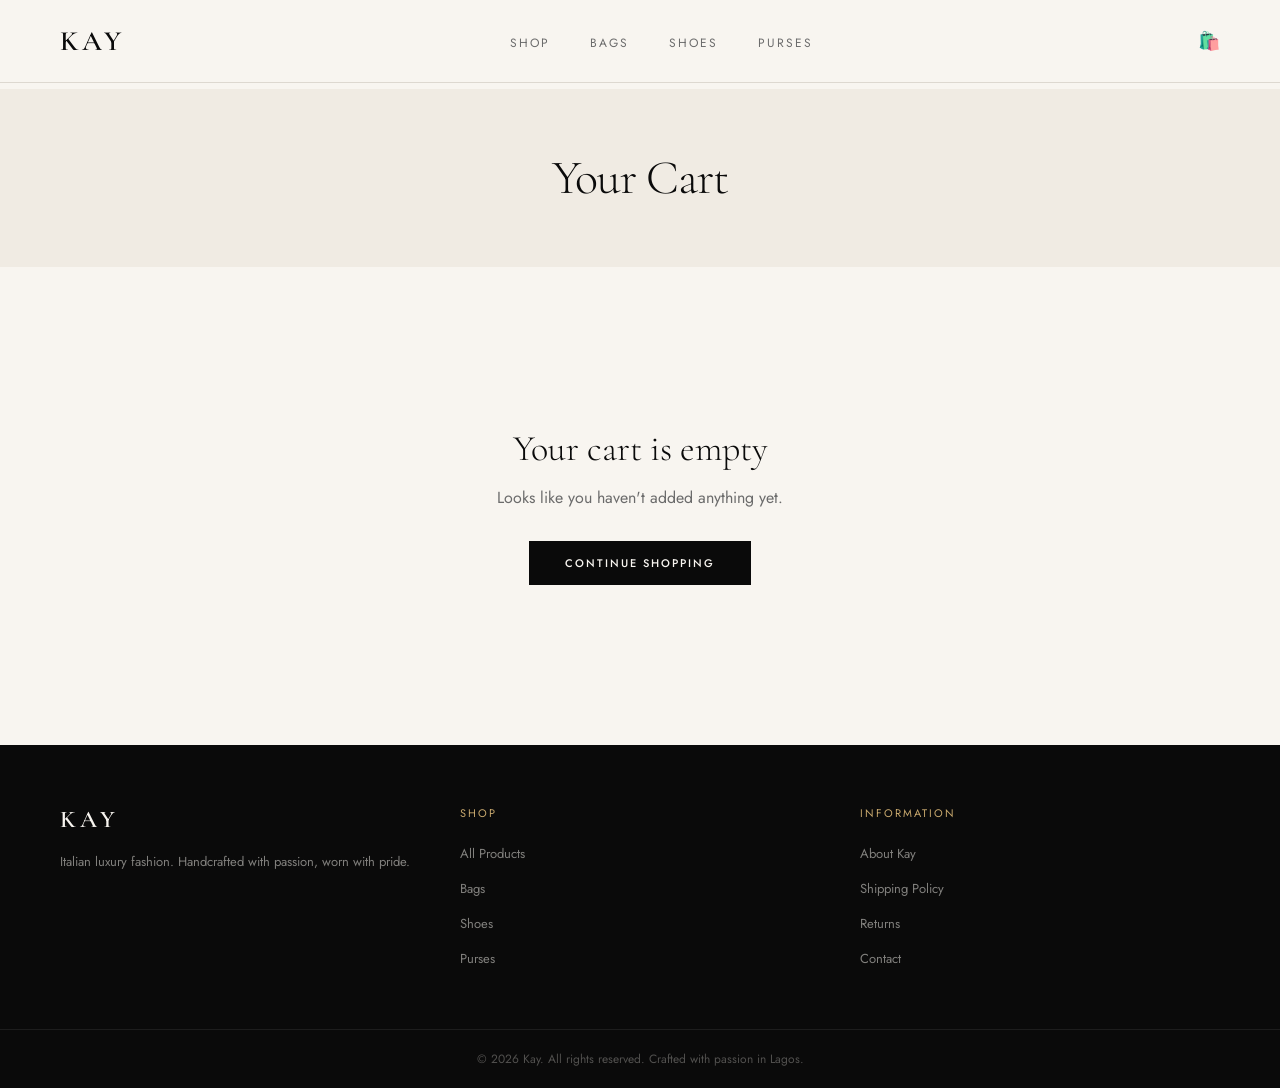
<file: cart.html>
<!DOCTYPE html>
<html lang="en">
<head>
    <meta charset="UTF-8">
    <meta name="viewport" content="width=device-width, initial-scale=1.0">
    <title>Cart — Kay</title>
    <link rel="stylesheet" href="css/style.css">
    <style>
        .page-header {
            margin-top: 89px;
            padding: 60px;
            background: var(--cream);
            text-align: center;
        }

        .page-header h1 {
            font-family: var(--font-display);
            font-size: 48px;
            font-weight: 300;
            letter-spacing: -1px;
        }

        .cart-wrap {
            max-width: 1100px;
            margin: 0 auto;
            padding: 60px;
            display: grid;
            grid-template-columns: 1fr 380px;
            gap: 60px;
            align-items: start;
        }

        .cart-items { }

        .cart-item {
            display: grid;
            grid-template-columns: 100px 1fr auto;
            gap: 24px;
            align-items: center;
            padding: 24px 0;
            border-bottom: 1px solid var(--border);
        }

        .cart-item img {
            width: 100px;
            height: 120px;
            object-fit: cover;
        }

        .cart-item-name {
            font-family: var(--font-display);
            font-size: 20px;
            font-weight: 500;
            margin-bottom: 6px;
        }

        .cart-item-category {
            font-size: 11px;
            letter-spacing: 2px;
            text-transform: uppercase;
            color: var(--gold);
            margin-bottom: 16px;
        }

        .quantity-control {
            display: flex;
            align-items: center;
            gap: 16px;
            margin-bottom: 12px;
        }

        .qty-btn {
            width: 32px;
            height: 32px;
            border: 1px solid var(--border);
            background: transparent;
            cursor: pointer;
            font-size: 16px;
            display: flex;
            align-items: center;
            justify-content: center;
            transition: all 0.2s;
        }

        .qty-btn:hover {
            background: var(--black);
            color: var(--white);
            border-color: var(--black);
        }

        .qty-num {
            font-size: 15px;
            font-weight: 500;
            min-width: 20px;
            text-align: center;
        }

        .remove-btn {
            font-size: 12px;
            letter-spacing: 1px;
            text-transform: uppercase;
            color: var(--gray);
            background: none;
            border: none;
            cursor: pointer;
            transition: color 0.2s;
        }

        .remove-btn:hover { color: red; }

        .cart-item-price {
            font-family: var(--font-display);
            font-size: 22px;
            font-weight: 500;
            text-align: right;
        }

        .order-summary {
            background: var(--cream);
            padding: 40px;
            position: sticky;
            top: 110px;
        }

        .summary-title {
            font-family: var(--font-display);
            font-size: 24px;
            font-weight: 500;
            margin-bottom: 32px;
        }

        .summary-row {
            display: flex;
            justify-content: space-between;
            margin-bottom: 16px;
            font-size: 14px;
            color: var(--gray);
        }

        .summary-row.total {
            font-size: 18px;
            color: var(--black);
            font-weight: 500;
            padding-top: 16px;
            border-top: 1px solid var(--border);
            margin-top: 16px;
        }

        .checkout-btn {
            width: 100%;
            margin-top: 24px;
            padding: 18px;
            text-align: center;
        }

        .continue-btn {
            width: 100%;
            margin-top: 12px;
            padding: 14px;
            text-align: center;
            display: block;
        }

        .empty-cart {
            text-align: center;
            padding: 100px 60px;
            grid-column: 1 / -1;
        }

        .empty-cart h2 {
            font-family: var(--font-display);
            font-size: 36px;
            font-weight: 300;
            margin-bottom: 16px;
        }

        .empty-cart p {
            color: var(--gray);
            margin-bottom: 32px;
        }
    </style>
</head>
<body>

    <nav>
        <a href="index.html" class="nav-logo">Kay</a>
        <ul class="nav-links">
            <li><a href="shop.html">Shop</a></li>
            <li><a href="shop.html?category=bags">Bags</a></li>
            <li><a href="shop.html?category=shoes">Shoes</a></li>
            <li><a href="shop.html?category=purses">Purses</a></li>
        </ul>
        <div class="nav-right">
            <a href="cart.html" class="cart-icon">
                🛍️
                <span class="cart-count" style="display:none">0</span>
            </a>
        </div>
    </nav>

    <div class="page-header">
        <h1>Your Cart</h1>
    </div>

    <div class="cart-wrap" id="cartWrap"></div>

    <footer>
        <div>
            <p class="footer-logo">Kay</p>
            <p class="footer-desc">Italian luxury fashion. Handcrafted with passion, worn with pride.</p>
        </div>
        <div>
            <p class="footer-heading">Shop</p>
            <ul class="footer-links">
                <li><a href="shop.html">All Products</a></li>
                <li><a href="shop.html?category=bags">Bags</a></li>
                <li><a href="shop.html?category=shoes">Shoes</a></li>
                <li><a href="shop.html?category=purses">Purses</a></li>
            </ul>
        </div>
        <div>
            <p class="footer-heading">Information</p>
            <ul class="footer-links">
                <li><a href="#">About Kay</a></li>
                <li><a href="#">Shipping Policy</a></li>
                <li><a href="#">Returns</a></li>
                <li><a href="mailto:emmanuelakolade2@gmail.com">Contact</a></li>
            </ul>
        </div>
    </footer>
    <div class="footer-bottom">
        © 2026 Kay. All rights reserved. Crafted with passion in Lagos.
    </div>

    <script src="js/main.js"></script>
    <script>
        function renderCart() {
            const cart = getCart();
            const cartWrap = document.getElementById('cartWrap');

            if (cart.length === 0) {
                cartWrap.innerHTML = `
                    <div class="empty-cart">
                        <h2>Your cart is empty</h2>
                        <p>Looks like you haven't added anything yet.</p>
                        <a href="shop.html" class="btn btn-dark">Continue Shopping</a>
                    </div>
                `;
                return;
            }

            const subtotal = getCartTotal();
            const shipping = subtotal > 200 ? 0 : 15;
            const total = subtotal + shipping;

            cartWrap.innerHTML = `
                <div class="cart-items" id="cartItems">
                    ${cart.map(item => `
                        <div class="cart-item" id="item-${item.id}">
                            <img src="${item.image}" alt="${item.name}">
                            <div>
                                <p class="cart-item-category">Kay</p>
                                <p class="cart-item-name">${item.name}</p>
                                <div class="quantity-control">
                                    <button class="qty-btn" onclick="changeQty(${item.id}, ${item.quantity - 1})">−</button>
                                    <span class="qty-num">${item.quantity}</span>
                                    <button class="qty-btn" onclick="changeQty(${item.id}, ${item.quantity + 1})">+</button>
                                </div>
                                <button class="remove-btn" onclick="removeItem(${item.id})">Remove</button>
                            </div>
                            <div class="cart-item-price" data-price="${item.price * item.quantity}">
                                €${item.price * item.quantity}
                            </div>
                        </div>
                    `).join('')}
                </div>

                <div class="order-summary">
                    <h2 class="summary-title">Order Summary</h2>
                    <div class="summary-row">
                        <span>Subtotal</span>
                        <span data-price="${subtotal}">€${subtotal}</span>
                    </div>
                    <div class="summary-row">
                        <span>Shipping</span>
                        <span>${shipping === 0 ? 'Free' : '<span data-price="' + shipping + '">€' + shipping + '</span>'}</span>
                    </div>
                    <div class="summary-row total">
                        <span>Total</span>
                        <span data-price="${total}">€${total}</span>
                    </div>
                    <a href="checkout.html" class="btn btn-dark checkout-btn">Proceed to Checkout</a>
                    <a href="shop.html" class="btn btn-outline continue-btn">Continue Shopping</a>
                </div>
            `;

            detectCurrency();
        }

        function changeQty(id, newQty) {
            updateQuantity(id, newQty);
            renderCart();
        }

        function removeItem(id) {
            removeFromCart(id);
            renderCart();
        }

        renderCart();
    </script>
</body>
</html>
</file>
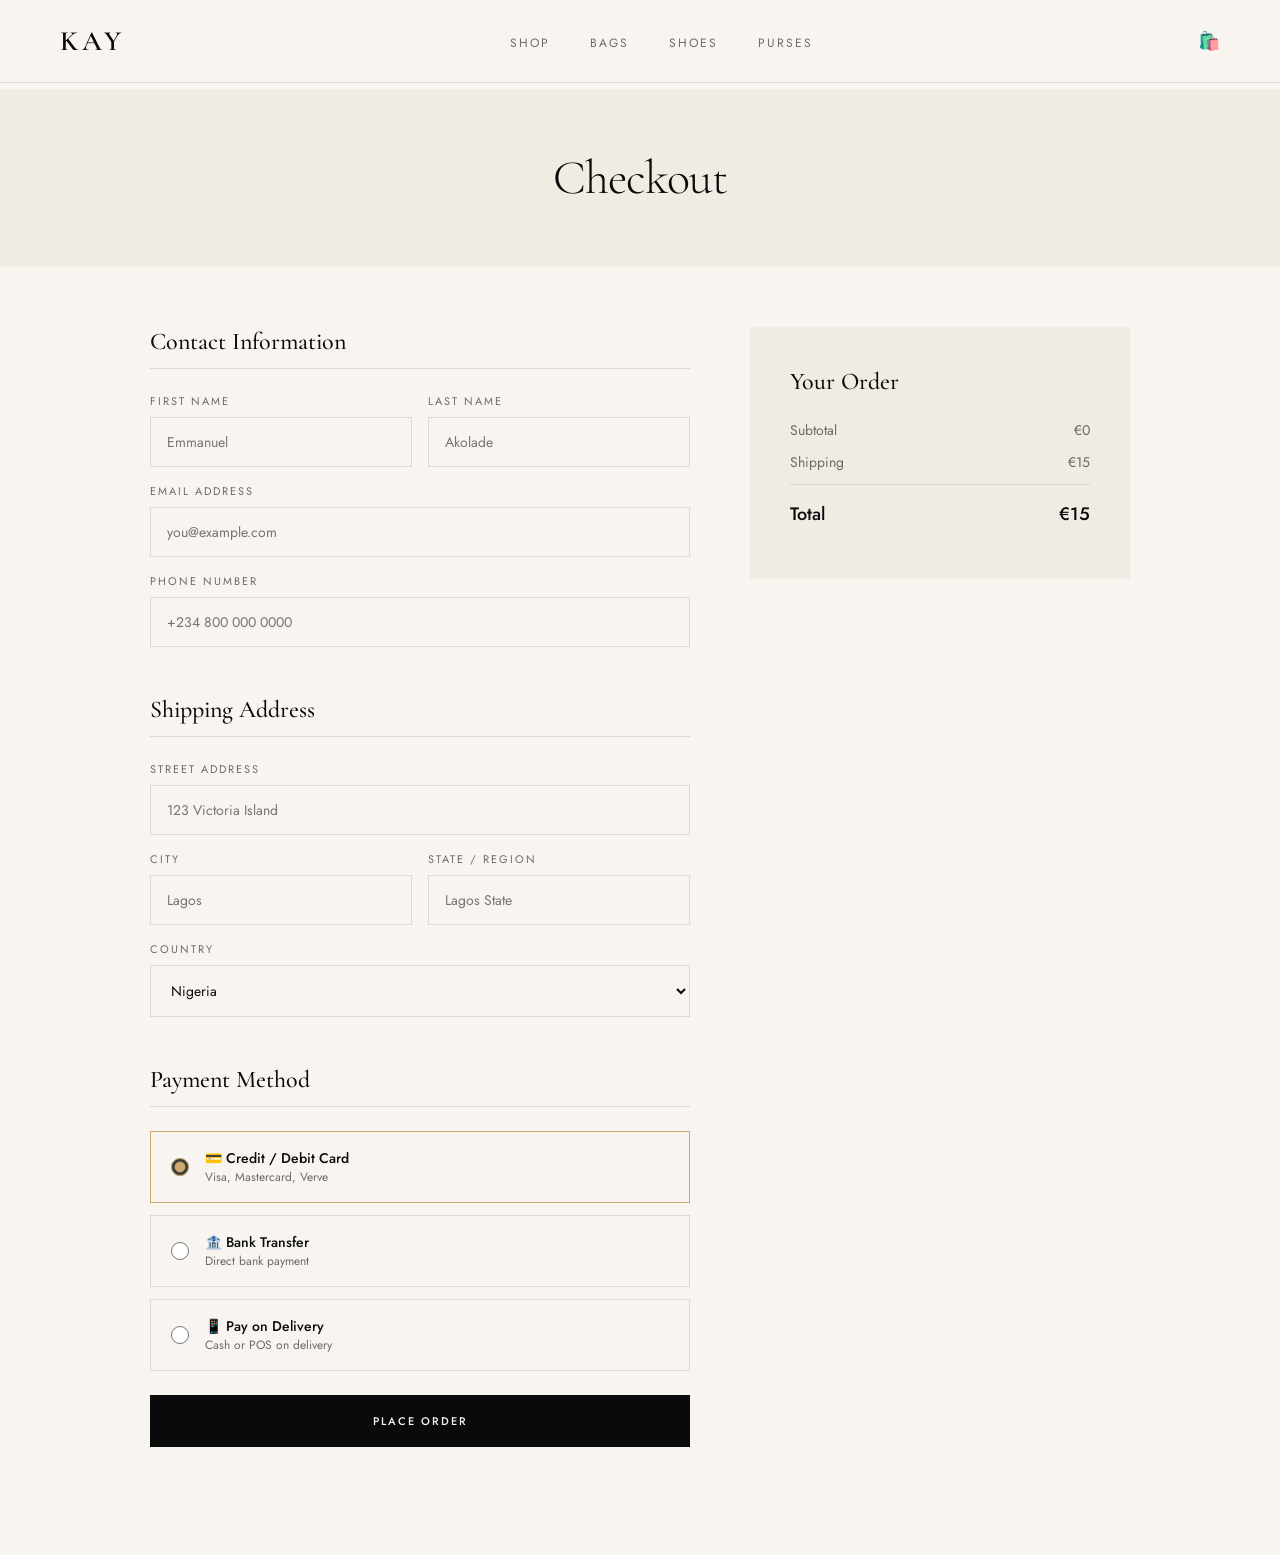
<file: checkout.html>
<!DOCTYPE html>
<html lang="en">
<head>
    <meta charset="UTF-8">
    <meta name="viewport" content="width=device-width, initial-scale=1.0">
    <title>Checkout — Kay</title>
    <link rel="stylesheet" href="css/style.css">
    <style>
        .page-header {
            margin-top: 89px;
            padding: 60px;
            background: var(--cream);
            text-align: center;
        }

        .page-header h1 {
            font-family: var(--font-display);
            font-size: 48px;
            font-weight: 300;
            letter-spacing: -1px;
        }

        .checkout-wrap {
            max-width: 1100px;
            margin: 0 auto;
            padding: 60px;
            display: grid;
            grid-template-columns: 1fr 380px;
            gap: 60px;
            align-items: start;
        }

        .form-section {
            margin-bottom: 48px;
        }

        .form-section-title {
            font-family: var(--font-display);
            font-size: 24px;
            font-weight: 500;
            margin-bottom: 24px;
            padding-bottom: 12px;
            border-bottom: 1px solid var(--border);
        }

        .form-grid {
            display: grid;
            grid-template-columns: 1fr 1fr;
            gap: 16px;
        }

        .form-group {
            display: flex;
            flex-direction: column;
            gap: 8px;
        }

        .form-group.full {
            grid-column: 1 / -1;
        }

        label {
            font-size: 11px;
            letter-spacing: 2px;
            text-transform: uppercase;
            color: var(--gray);
        }

        input, select {
            padding: 14px 16px;
            border: 1px solid var(--border);
            background: var(--white);
            font-family: var(--font-body);
            font-size: 14px;
            color: var(--black);
            outline: none;
            transition: border-color 0.2s;
        }

        input:focus, select:focus {
            border-color: var(--gold);
        }

        .payment-options {
            display: flex;
            flex-direction: column;
            gap: 12px;
            margin-bottom: 24px;
        }

        .payment-option {
            display: flex;
            align-items: center;
            gap: 16px;
            padding: 16px 20px;
            border: 1px solid var(--border);
            cursor: pointer;
            transition: border-color 0.2s;
        }

        .payment-option:hover,
        .payment-option.selected {
            border-color: var(--gold);
        }

        .payment-option input[type="radio"] {
            width: 18px;
            height: 18px;
            accent-color: var(--gold);
            padding: 0;
            border: none;
        }

        .payment-option-label {
            font-size: 14px;
            font-weight: 500;
        }

        .payment-option-desc {
            font-size: 12px;
            color: var(--gray);
        }

        .order-summary {
            background: var(--cream);
            padding: 40px;
            position: sticky;
            top: 110px;
        }

        .summary-title {
            font-family: var(--font-display);
            font-size: 24px;
            font-weight: 500;
            margin-bottom: 24px;
        }

        .summary-item {
            display: flex;
            gap: 16px;
            margin-bottom: 16px;
            padding-bottom: 16px;
            border-bottom: 1px solid var(--border);
        }

        .summary-item img {
            width: 64px;
            height: 80px;
            object-fit: cover;
        }

        .summary-item-name {
            font-family: var(--font-display);
            font-size: 16px;
            margin-bottom: 4px;
        }

        .summary-item-qty {
            font-size: 12px;
            color: var(--gray);
        }

        .summary-item-price {
            margin-left: auto;
            font-size: 14px;
            font-weight: 500;
        }

        .summary-row {
            display: flex;
            justify-content: space-between;
            margin-bottom: 12px;
            font-size: 14px;
            color: var(--gray);
        }

        .summary-row.total {
            font-size: 18px;
            color: var(--black);
            font-weight: 500;
            padding-top: 16px;
            border-top: 1px solid var(--border);
            margin-top: 8px;
        }

        .modal-overlay {
            display: none;
            position: fixed;
            inset: 0;
            background: rgba(0,0,0,0.7);
            z-index: 9999;
            align-items: center;
            justify-content: center;
        }

        .modal-overlay.show {
            display: flex;
        }

        .modal {
            background: var(--white);
            padding: 60px;
            max-width: 480px;
            width: 90%;
            text-align: center;
        }

        .modal-icon {
            font-size: 48px;
            margin-bottom: 24px;
        }

        .modal h2 {
            font-family: var(--font-display);
            font-size: 32px;
            font-weight: 400;
            margin-bottom: 16px;
        }

        .modal p {
            font-size: 14px;
            color: var(--gray);
            line-height: 1.8;
            margin-bottom: 32px;
        }
    </style>
</head>
<body>

    <nav>
        <a href="index.html" class="nav-logo">Kay</a>
        <ul class="nav-links">
            <li><a href="shop.html">Shop</a></li>
            <li><a href="shop.html?category=bags">Bags</a></li>
            <li><a href="shop.html?category=shoes">Shoes</a></li>
            <li><a href="shop.html?category=purses">Purses</a></li>
        </ul>
        <div class="nav-right">
            <a href="cart.html" class="cart-icon">
                🛍️
                <span class="cart-count" style="display:none">0</span>
            </a>
        </div>
    </nav>

    <div class="page-header">
        <h1>Checkout</h1>
    </div>

    <div class="checkout-wrap">

        <div>
            <div class="form-section">
                <h2 class="form-section-title">Contact Information</h2>
                <div class="form-grid">
                    <div class="form-group">
                        <label>First Name</label>
                        <input type="text" id="firstName" placeholder="Emmanuel">
                    </div>
                    <div class="form-group">
                        <label>Last Name</label>
                        <input type="text" id="lastName" placeholder="Akolade">
                    </div>
                    <div class="form-group full">
                        <label>Email Address</label>
                        <input type="email" id="email" placeholder="you@example.com">
                    </div>
                    <div class="form-group full">
                        <label>Phone Number</label>
                        <input type="tel" id="phone" placeholder="+234 800 000 0000">
                    </div>
                </div>
            </div>

            <div class="form-section">
                <h2 class="form-section-title">Shipping Address</h2>
                <div class="form-grid">
                    <div class="form-group full">
                        <label>Street Address</label>
                        <input type="text" id="address" placeholder="123 Victoria Island">
                    </div>
                    <div class="form-group">
                        <label>City</label>
                        <input type="text" id="city" placeholder="Lagos">
                    </div>
                    <div class="form-group">
                        <label>State / Region</label>
                        <input type="text" id="state" placeholder="Lagos State">
                    </div>
                    <div class="form-group full">
                        <label>Country</label>
                        <select id="country">
                            <option value="NG">Nigeria</option>
                            <option value="GH">Ghana</option>
                            <option value="ZA">South Africa</option>
                            <option value="KE">Kenya</option>
                            <option value="GB">United Kingdom</option>
                            <option value="IE">Ireland</option>
                            <option value="US">United States</option>
                            <option value="CA">Canada</option>
                            <option value="DE">Germany</option>
                            <option value="FR">France</option>
                        </select>
                    </div>
                </div>
            </div>

            <div class="form-section">
                <h2 class="form-section-title">Payment Method</h2>
                <div class="payment-options">
                    <div class="payment-option selected" onclick="selectPayment(this)">
                        <input type="radio" name="payment" checked>
                        <div>
                            <p class="payment-option-label">💳 Credit / Debit Card</p>
                            <p class="payment-option-desc">Visa, Mastercard, Verve</p>
                        </div>
                    </div>
                    <div class="payment-option" onclick="selectPayment(this)">
                        <input type="radio" name="payment">
                        <div>
                            <p class="payment-option-label">🏦 Bank Transfer</p>
                            <p class="payment-option-desc">Direct bank payment</p>
                        </div>
                    </div>
                    <div class="payment-option" onclick="selectPayment(this)">
                        <input type="radio" name="payment">
                        <div>
                            <p class="payment-option-label">📱 Pay on Delivery</p>
                            <p class="payment-option-desc">Cash or POS on delivery</p>
                        </div>
                    </div>
                </div>

                <button class="btn btn-dark" style="width:100%; padding:18px;" onclick="placeOrder()">
                    Place Order
                </button>
            </div>
        </div>

        <div class="order-summary">
            <h2 class="summary-title">Your Order</h2>
            <div id="summaryItems"></div>
            <div class="summary-row">
                <span>Subtotal</span>
                <span id="summarySubtotal"></span>
            </div>
            <div class="summary-row">
                <span>Shipping</span>
                <span id="summaryShipping"></span>
            </div>
            <div class="summary-row total">
                <span>Total</span>
                <span id="summaryTotal"></span>
            </div>
        </div>
    </div>

    <div class="modal-overlay" id="successModal">
        <div class="modal">
            <div class="modal-icon">🎉</div>
            <h2>Order Placed!</h2>
            <p>Thank you for shopping with Kay. Your order has been received and will be processed shortly. A confirmation will be sent to your email.</p>
            <a href="index.html" class="btn btn-dark" onclick="clearCartAndRedirect()">Continue Shopping</a>
        </div>
            <script src="js/main.js"></script>
    <script>
        function renderSummary() {
            const cart = getCart();
            const summaryItems = document.getElementById('summaryItems');
            const subtotal = getCartTotal();
            const shipping = subtotal > 200 ? 0 : 15;
            const total = subtotal + shipping;

            summaryItems.innerHTML = cart.map(item => `
                <div class="summary-item">
                    <img src="${item.image}" alt="${item.name}">
                    <div>
                        <p class="summary-item-name">${item.name}</p>
                        <p class="summary-item-qty">Qty: ${item.quantity}</p>
                    </div>
                    <p class="summary-item-price" data-price="${item.price * item.quantity}">
                        €${item.price * item.quantity}
                    </p>
                </div>
            `).join('');

            document.getElementById('summarySubtotal').setAttribute('data-price', subtotal);
            document.getElementById('summarySubtotal').textContent = '€' + subtotal;

            const shippingEl = document.getElementById('summaryShipping');
            if (shipping === 0) {
                shippingEl.textContent = 'Free';
            } else {
                shippingEl.setAttribute('data-price', shipping);
                shippingEl.textContent = '€' + shipping;
            }

            document.getElementById('summaryTotal').setAttribute('data-price', total);
            document.getElementById('summaryTotal').textContent = '€' + total;

            detectCurrency();
        }

        function selectPayment(el) {
            document.querySelectorAll('.payment-option').forEach(o => {
                o.classList.remove('selected');
                o.querySelector('input').checked = false;
            });
            el.classList.add('selected');
            el.querySelector('input').checked = true;
        }

        function placeOrder() {
            const firstName = document.getElementById('firstName').value;
            const lastName = document.getElementById('lastName').value;
            const email = document.getElementById('email').value;
            const address = document.getElementById('address').value;

            if (!firstName || !lastName || !email || !address) {
                alert('Please fill in all required fields.');
                return;
            }

            document.getElementById('successModal').classList.add('show');
        }

        function clearCartAndRedirect() {
            localStorage.removeItem('varenni-cart');
        }

        renderSummary();
    </script>
</body>
</html>
</file>
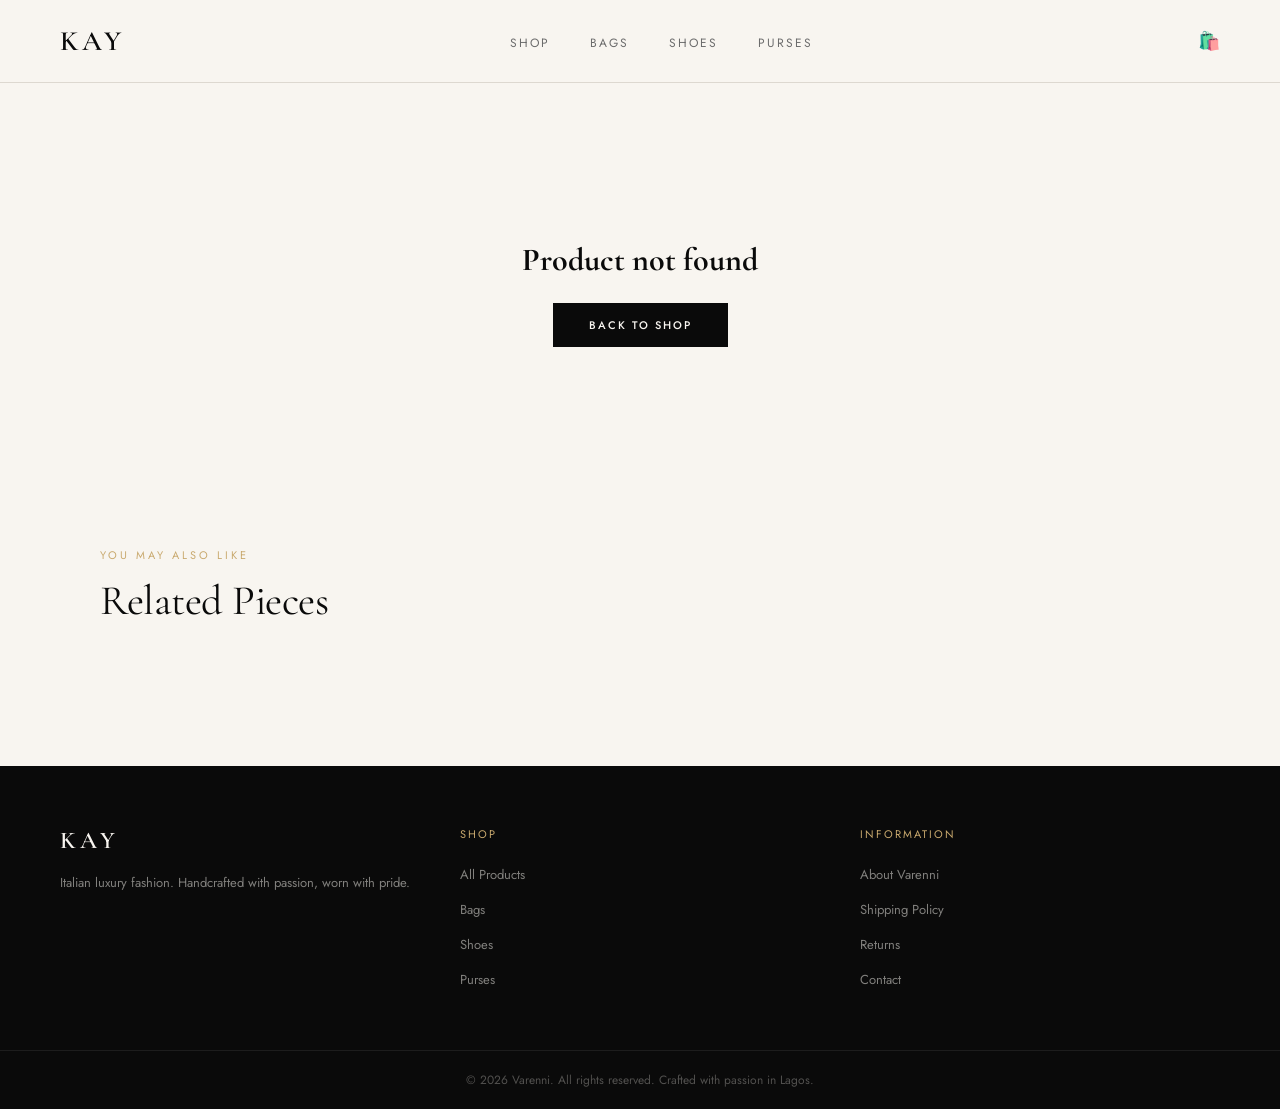
<file: product.html>
<!DOCTYPE html>
<html lang="en">
<head>
    <meta charset="UTF-8">
    <meta name="viewport" content="width=device-width, initial-scale=1.0">
    <title>Product — Kay</title>
    <link rel="stylesheet" href="css/style.css">
    <style>
        .product-wrap {
            max-width: 1200px;
            margin: 0 auto;
            padding: 140px 60px 100px;
            display: grid;
            grid-template-columns: 1fr 1fr;
            gap: 80px;
            align-items: start;
        }

        .product-img-main {
            aspect-ratio: 3/4;
            overflow: hidden;
            background: var(--cream);
        }

        .product-img-main img {
            width: 100%;
            height: 100%;
            object-fit: cover;
            transition: transform 0.5s;
        }

        .product-img-main:hover img {
            transform: scale(1.03);
        }

        .product-details {
            position: sticky;
            top: 110px;
        }

        .product-breadcrumb {
            font-size: 12px;
            color: var(--gray);
            letter-spacing: 1px;
            margin-bottom: 24px;
        }

        .product-breadcrumb a {
            color: var(--gold);
            text-decoration: none;
        }

        .product-breadcrumb a:hover {
            text-decoration: underline;
        }

        .product-category-tag {
            font-size: 10px;
            letter-spacing: 3px;
            text-transform: uppercase;
            color: var(--gold);
            margin-bottom: 12px;
        }

        .product-title {
            font-family: var(--font-display);
            font-size: 42px;
            font-weight: 400;
            letter-spacing: -0.5px;
            margin-bottom: 16px;
            line-height: 1.1;
        }

        .product-price-tag {
            font-family: var(--font-display);
            font-size: 28px;
            color: var(--black);
            margin-bottom: 32px;
        }

        .product-description {
            font-size: 15px;
            color: var(--gray);
            line-height: 1.9;
            margin-bottom: 32px;
            padding-bottom: 32px;
            border-bottom: 1px solid var(--border);
        }

        .option-label {
            font-size: 11px;
            letter-spacing: 2px;
            text-transform: uppercase;
            color: var(--gray);
            margin-bottom: 12px;
        }

        .color-options {
            display: flex;
            gap: 12px;
            margin-bottom: 32px;
        }

        .color-btn {
            padding: 8px 20px;
            border: 1px solid var(--border);
            background: transparent;
            font-family: var(--font-body);
            font-size: 13px;
            cursor: pointer;
            transition: all 0.2s;
            color: var(--black);
        }

        .color-btn:hover,
        .color-btn.active {
            background: var(--black);
            color: var(--white);
            border-color: var(--black);
        }

        .add-to-cart-btn {
            width: 100%;
            padding: 18px;
            margin-bottom: 16px;
            font-size: 12px;
            letter-spacing: 2px;
        }

        .wishlist-btn {
            width: 100%;
            padding: 16px;
            font-size: 12px;
            letter-spacing: 2px;
        }

        .product-features {
            margin-top: 32px;
            padding-top: 32px;
            border-top: 1px solid var(--border);
        }

        .feature-item {
            display: flex;
            align-items: center;
            gap: 16px;
            margin-bottom: 16px;
            font-size: 13px;
            color: var(--gray);
        }

        .feature-icon {
            font-size: 18px;
            width: 24px;
        }

        .related-wrap {
            max-width: 1200px;
            margin: 0 auto;
            padding: 0 60px 100px;
        }

        .related-grid {
            display: grid;
            grid-template-columns: repeat(4, 1fr);
            gap: 32px;
        }

        .product-card {
            cursor: pointer;
        }

        .product-img-wrap {
            position: relative;
            overflow: hidden;
            aspect-ratio: 3/4;
            background: var(--cream);
            margin-bottom: 16px;
        }

        .product-img-wrap img {
            width: 100%;
            height: 100%;
            object-fit: cover;
            transition: transform 0.5s;
        }

        .product-card:hover .product-img-wrap img {
            transform: scale(1.05);
        }

        .product-overlay {
            position: absolute;
            bottom: 0;
            left: 0;
            right: 0;
            padding: 20px;
            background: linear-gradient(transparent, rgba(0,0,0,0.6));
            transform: translateY(100%);
            transition: transform 0.3s;
        }

        .product-card:hover .product-overlay {
            transform: translateY(0);
        }

        .product-overlay button { width: 100%; }

        .product-cat {
            font-size: 10px;
            letter-spacing: 2px;
            text-transform: uppercase;
            color: var(--gold);
            margin-bottom: 6px;
        }

        .product-name {
            font-family: var(--font-display);
            font-size: 18px;
            font-weight: 500;
            color: var(--black);
            margin-bottom: 4px;
        }

        .product-price {
            font-size: 14px;
            color: var(--gray);
        }

        @media (max-width: 768px) {
        .product-img-main {
            width: 100%;
            height: 380px;
            aspect-ratio: unset;
        }

        .product-img-main img {
            width: 100%;
            height: 100%;
            object-fit: contain;
            background: var(--cream);
        }

        .product-title {
            font-size: 28px;
        }

        .product-price-tag {
            font-size: 22px;
       }

        .color-options {
            flex-wrap: wrap;
        }
        }
    </style>
</head>
<body>

    <nav>
        <a href="index.html" class="nav-logo">Kay</a>
        <ul class="nav-links">
            <li><a href="shop.html">Shop</a></li>
            <li><a href="shop.html?category=bags">Bags</a></li>
            <li><a href="shop.html?category=shoes">Shoes</a></li>
            <li><a href="shop.html?category=purses">Purses</a></li>
        </ul>
        <div class="nav-right">
            <a href="cart.html" class="cart-icon">
                🛍️
                <span class="cart-count" style="display:none">0</span>
            </a>
        </div>
    </nav>

    <div class="product-wrap" id="productWrap"></div>

    <div class="related-wrap">
        <div style="margin-bottom: 40px;">
            <p class="section-label">You May Also Like</p>
            <h2 class="section-title">Related Pieces</h2>
        </div>
        <div class="related-grid" id="relatedGrid"></div>
    </div>

    <footer>
        <div>
            <p class="footer-logo">Kay</p>
            <p class="footer-desc">Italian luxury fashion. Handcrafted with passion, worn with pride.</p>
        </div>
        <div>
            <p class="footer-heading">Shop</p>
            <ul class="footer-links">
                <li><a href="shop.html">All Products</a></li>
                <li><a href="shop.html?category=bags">Bags</a></li>
                <li><a href="shop.html?category=shoes">Shoes</a></li>
                <li><a href="shop.html?category=purses">Purses</a></li>
            </ul>
        </div>
        <div>
            <p class="footer-heading">Information</p>
            <ul class="footer-links">
                <li><a href="#">About Varenni</a></li>
                <li><a href="#">Shipping Policy</a></li>
                <li><a href="#">Returns</a></li>
                <li><a href="mailto:emmanuelakolade2@gmail.com">Contact</a></li>
            </ul>
        </div>
    </footer>
    <div class="footer-bottom">
        © 2026 Varenni. All rights reserved. Crafted with passion in Lagos.
    </div>

    <script src="js/main.js"></script>
    <script>
        // Get product ID from URL
        // e.g. product.html?id=1
        const urlParams = new URLSearchParams(window.location.search);
        const productId = parseInt(urlParams.get('id'));

        const product = products.find(p => p.id === productId);

        if (!product) {
            document.getElementById('productWrap').innerHTML = `
                <div style="text-align:center; padding: 100px; grid-column: 1/-1;">
                    <h2 style="font-family: var(--font-display); font-size: 32px;">Product not found</h2>
                    <a href="shop.html" class="btn btn-dark" style="margin-top: 24px; display: inline-block;">Back to Shop</a>
                </div>
            `;
        } else {
            document.title = product.name + ' — Varenni';

            document.getElementById('productWrap').innerHTML = `
                <div class="product-img-main">
                    <img src="${product.image}" alt="${product.name}">
                </div>
                <div class="product-details">
                    <p class="product-breadcrumb">
                        <a href="index.html">Home</a> /
                        <a href="shop.html">Shop</a> /
                        <a href="shop.html?category=${product.category}">${product.category.charAt(0).toUpperCase() + product.category.slice(1)}</a> /
                        ${product.name}
                    </p>
                    <p class="product-category-tag">${product.category}</p>
                    <h1 class="product-title">${product.name}</h1>
                    <p class="product-price-tag" data-price="${product.price}">€${product.price}</p>
                    <p class="product-description">${product.description}</p>

                    <p class="option-label">Available Colors</p>
                    <div class="color-options">
                        ${product.colors.map((color, i) => `
                            <button class="color-btn ${i === 0 ? 'active' : ''}"
                                onclick="selectColor(this)">
                                ${color}
                            </button>
                        `).join('')}
                    </div>

                    <button class="btn btn-dark add-to-cart-btn"
                        onclick="addToCart({id:${product.id}, name:'${product.name}', price:${product.price}, image:'${product.image}'})">
                        Add to Cart
                    </button>
                    <button class="btn btn-outline wishlist-btn">♡ Add to Wishlist</button>

                    <div class="product-features">
                        <div class="feature-item">
                            <span class="feature-icon">🚚</span>
                            <span>Free shipping on orders over €200</span>
                        </div>
                        <div class="feature-item">
                            <span class="feature-icon">↩️</span>
                            <span>Free returns within 30 days</span>
                        </div>
                        <div class="feature-item">
                            <span class="feature-icon">🇮🇹</span>
                            <span>Handcrafted in Milan, Italy</span>
                        </div>
                        <div class="feature-item">
                            <span class="feature-icon">✨</span>
                            <span>Authenticity certificate included</span>
                        </div>
                    </div>
                </div>
            `;

            const related = products
                .filter(p => p.category === product.category && p.id !== product.id)
                .slice(0, 4);

            document.getElementById('relatedGrid').innerHTML = related.map(p => `
                <div class="product-card" onclick="location.href='product.html?id=${p.id}'">
                    <div class="product-img-wrap">
                        <img src="${p.image}" alt="${p.name}">
                        <div class="product-overlay">
                            <button class="btn btn-gold"
                                onclick="event.stopPropagation(); addToCart({id:${p.id}, name:'${p.name}', price:${p.price}, image:'${p.image}'})">
                                Add to Cart
                            </button>
                        </div>
                    </div>
                    <p class="product-cat">${p.category}</p>
                    <p class="product-name">${p.name}</p>
                    <p class="product-price" data-price="${p.price}">€${p.price}</p>
                </div>
            `).join('');

            detectCurrency();
        }

        function selectColor(btn) {
            document.querySelectorAll('.color-btn').forEach(b => b.classList.remove('active'));
            btn.classList.add('active');
        }
    </script>
</body>
</html>
</file>
<file: css/style.css>
@import url('https://fonts.googleapis.com/css2?family=Cormorant+Garamond:wght@300;400;500;600&family=Jost:wght@300;400;500&display=swap');

:root {
    --black: #0a0a0a;
    --white: #f8f5f0;
    --cream: #f0ebe3;
    --gold: #c9a96e;
    --gold-light: #e8d5b0;
    --gray: #6b6b6b;
    --light-gray: #e8e4df;
    --border: #ddd8d0;
    --font-display: 'Cormorant Garamond', serif;
    --font-body: 'Jost', sans-serif;
}

*, *::before, *::after {
    margin: 0;
    padding: 0;
    box-sizing: border-box;
}

html { scroll-behavior: smooth; }

body {
    font-family: var(--font-body);
    background: var(--white);
    color: var(--black);
    overflow-x: hidden;
}

img {
    max-width: 100%;
    display: block;
}

a {
    text-decoration: none;
    color: inherit;
}

nav {
    position: fixed;
    top: 0; left: 0; right: 0;
    z-index: 1000;
    display: flex;
    justify-content: space-between;
    align-items: center;
    padding: 24px 60px;
    background: rgba(248, 245, 240, 0.92);
    backdrop-filter: blur(12px);
    border-bottom: 1px solid var(--border);
    transition: padding 0.3s;
}

.nav-logo {
    font-family: var(--font-display);
    font-size: 28px;
    font-weight: 600;
    letter-spacing: 4px;
    text-transform: uppercase;
    color: var(--black);
}

.nav-links {
    display: flex;
    gap: 40px;
    list-style: none;
}

.nav-links a {
    font-family: var(--font-body);
    font-size: 12px;
    font-weight: 400;
    letter-spacing: 2px;
    text-transform: uppercase;
    color: var(--gray);
    transition: color 0.2s;
}

.nav-links a:hover { color: var(--black); }

.nav-right {
    display: flex;
    align-items: center;
    gap: 24px;
}

.cart-icon {
    position: relative;
    cursor: pointer;
    font-size: 18px;
}

.cart-count {
    position: absolute;
    top: -8px;
    right: -8px;
    background: var(--gold);
    color: white;
    font-size: 10px;
    font-weight: 500;
    width: 18px;
    height: 18px;
    border-radius: 50%;
    display: flex;
    align-items: center;
    justify-content: center;
}

.btn {
    display: inline-block;
    padding: 14px 36px;
    font-family: var(--font-body);
    font-size: 11px;
    font-weight: 500;
    letter-spacing: 2px;
    text-transform: uppercase;
    cursor: pointer;
    border: none;
    transition: all 0.3s;
}

.btn-dark {
    background: var(--black);
    color: var(--white);
}

.btn-dark:hover {
    background: #333;
    transform: translateY(-1px);
}

.btn-outline {
    background: transparent;
    color: var(--black);
    border: 1px solid var(--black);
}

.btn-outline:hover {
    background: var(--black);
    color: var(--white);
}

.btn-gold {
    background: var(--gold);
    color: var(--white);
}

.btn-gold:hover {
    background: #b8934a;
    transform: translateY(-1px);
}

footer {
    background: var(--black);
    color: var(--white);
    padding: 60px;
    display: grid;
    grid-template-columns: repeat(3, 1fr);
    gap: 40px;
}

.footer-logo {
    font-family: var(--font-display);
    font-size: 24px;
    font-weight: 600;
    letter-spacing: 4px;
    text-transform: uppercase;
    margin-bottom: 16px;
}

.footer-desc {
    font-size: 13px;
    color: rgba(248,245,240,0.5);
    line-height: 1.8;
}

.footer-heading {
    font-size: 11px;
    letter-spacing: 2px;
    text-transform: uppercase;
    margin-bottom: 20px;
    color: var(--gold);
}

.footer-links {
    list-style: none;
    display: flex;
    flex-direction: column;
    gap: 12px;
}

.footer-links a {
    font-size: 13px;
    color: rgba(248,245,240,0.5);
    transition: color 0.2s;
}

.footer-links a:hover { color: var(--white); }

.footer-bottom {
    background: var(--black);
    border-top: 1px solid rgba(255,255,255,0.08);
    padding: 20px 60px;
    text-align: center;
    font-size: 12px;
    color: rgba(248,245,240,0.3);
}

.container {
    max-width: 1200px;
    margin: 0 auto;
    padding: 0 60px;
}

.section-label {
    font-size: 11px;
    letter-spacing: 3px;
    text-transform: uppercase;
    color: var(--gold);
    margin-bottom: 12px;
}

.section-title {
    font-family: var(--font-display);
    font-size: 42px;
    font-weight: 400;
    color: var(--black);
    margin-bottom: 40px;
    letter-spacing: -0.5px;
}

@media (max-width: 768px) {
    nav {
        padding: 16px 24px;
    }

    .nav-links {
        display: none;
    }

    .nav-logo {
        font-size: 22px;
    }

    #hero {
        grid-template-columns: 1fr;
        height: auto;
    }

    .hero-left {
        padding: 80px 24px 60px;
    }

    .hero-right {
        height: 400px;
    }

    .section-wrap,
    #featured,
    #categories,
    #locations {
        padding: 60px 24px;
    }

    .products-grid,
    .categories-grid,
    .related-grid,
    .shop-grid {
        grid-template-columns: repeat(2, 1fr);
        gap: 16px;
    }

    #story {
        grid-template-columns: 1fr;
    }

    .story-content {
        padding: 60px 24px;
    }

    .product-wrap {
        grid-template-columns: 1fr;
        padding: 100px 24px 60px;
        gap: 40px;
    }

    .product-details {
        position: static;
    }

    .cart-wrap,
    .checkout-wrap {
        grid-template-columns: 1fr;
        padding: 40px 24px;
    }

    .order-summary {
        position: static;
    }

    footer {
        grid-template-columns: 1fr;
        padding: 40px 24px;
        gap: 32px;
    }

    .footer-bottom {
        padding: 20px 24px;
    }

    #subscribe > div {
        padding: 60px 24px;
    }

    #subscribe input,
    #subscribe button {
        font-size: 13px;
    }

    .filters {
        padding: 24px;
        flex-wrap: wrap;
    }

    .form-grid {
        grid-template-columns: 1fr;
    }

    .form-group.full {
        grid-column: 1;
    }
    
    .product-overlay {
        transform: translateY(0);
        background: linear-gradient(transparent, rgba(0,0,0,0.5));
        padding: 12px;
    }

    .product-overlay .btn {
        padding: 8px 12px;
        font-size: 10px;
    }
}
</file>
